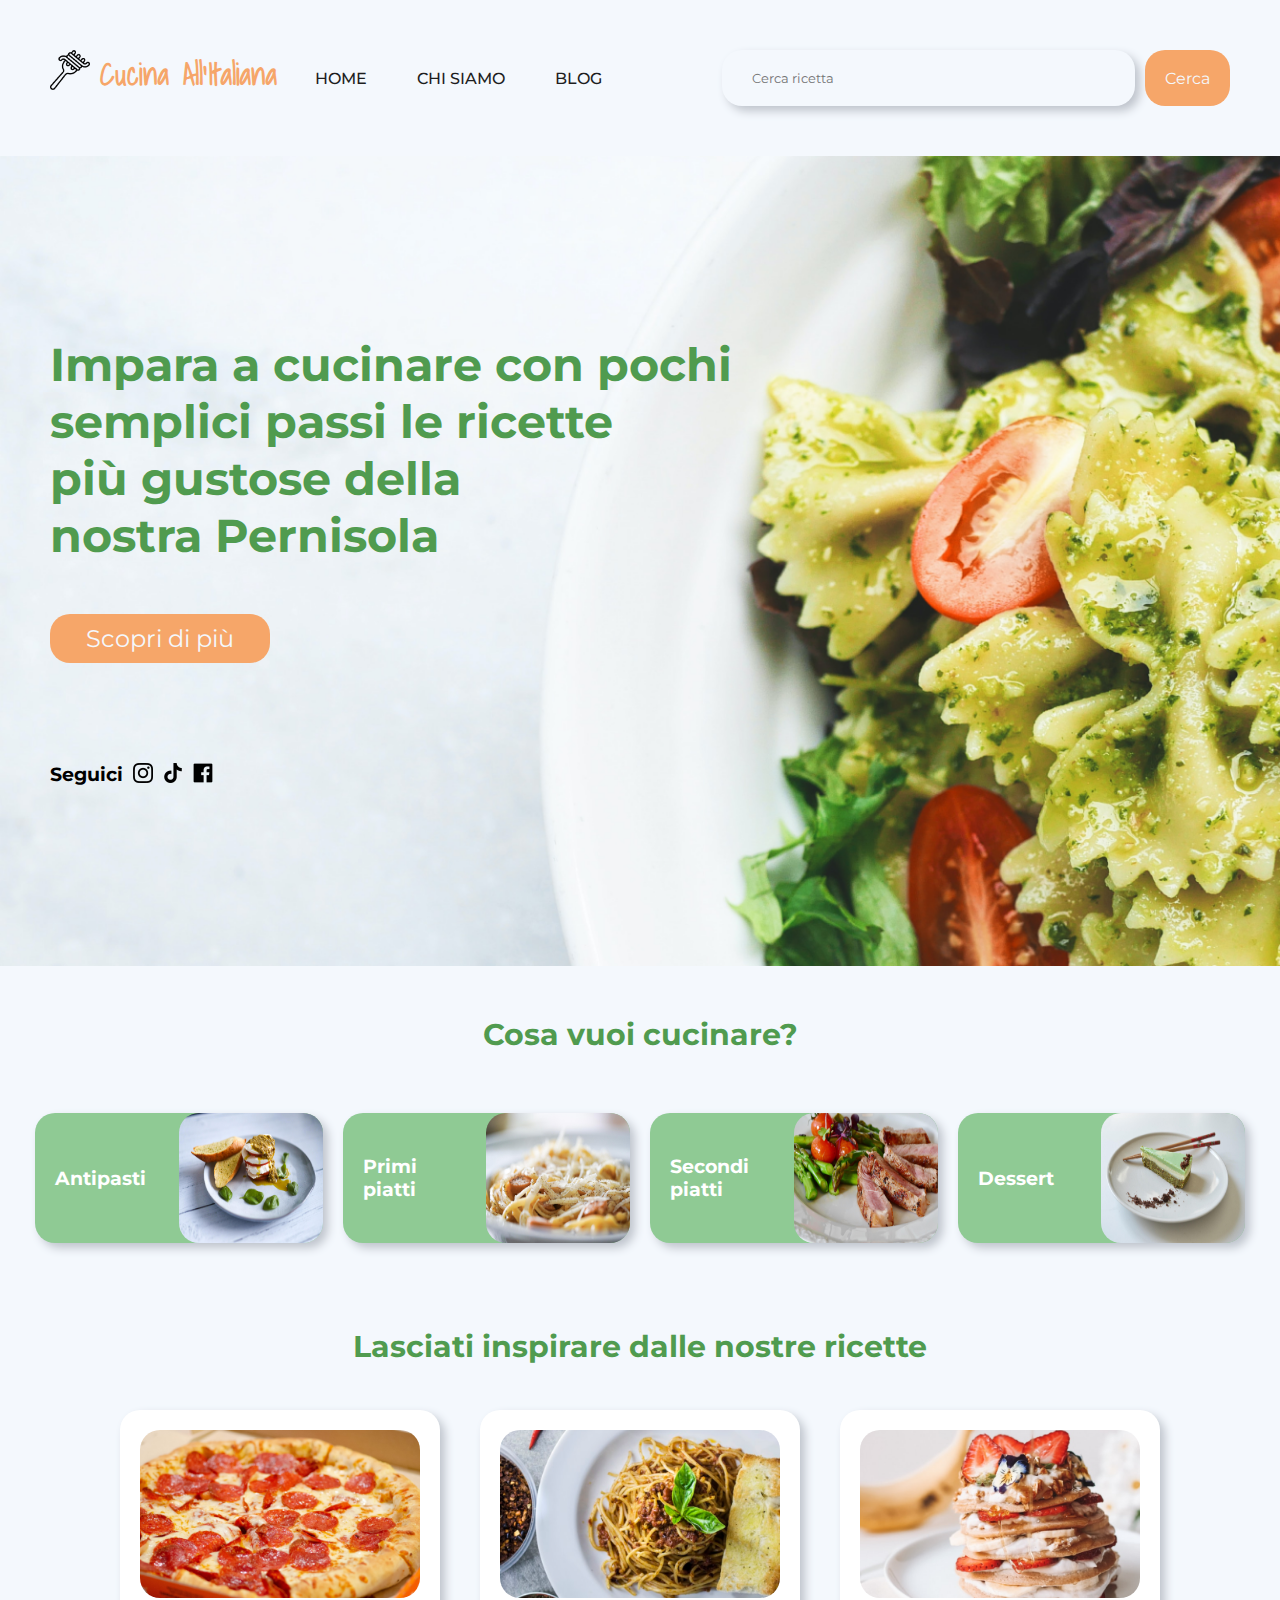
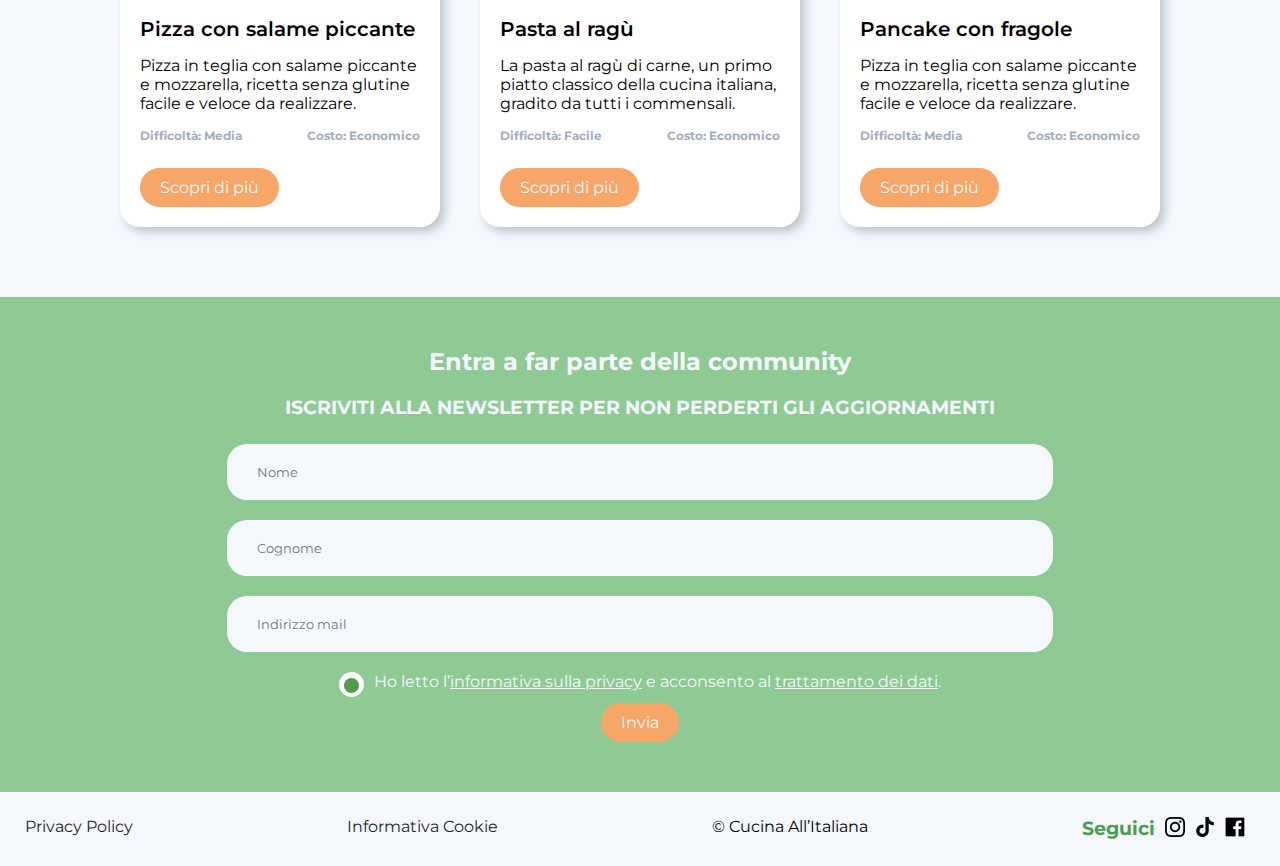
<file: index.html>
<!DOCTYPE html>
<html lang="en">

<head>
    <meta charset="UTF-8">
    <meta http-equiv="X-UA-Compatible" content="IE=edge">
    <meta name="viewport" content="width=device-width, initial-scale=1.0">
    <title>Ricette All'Italiana</title>
    <link rel="stylesheet" href="style.css">

    <link rel="preconnect" href="https://fonts.googleapis.com">
    <link rel="preconnect" href="https://fonts.gstatic.com" crossorigin>
    <link href="https://fonts.googleapis.com/css2?family=Montserrat:wght@300;400;500;700;900&display=swap" rel="stylesheet">
    <link href="https://fonts.googleapis.com/css2?family=Shadows+Into+Light&display=swap" rel="stylesheet">

</head>

<body>
    
    <!-- NAVBAR -->
    <nav>
        <div class="navbar">
            <div class="navbar_logo">
                <img src="img/logo.png" alt="Logo">
                <h1>Cucina All'Italiana</h1>
            </div>
            <ul class="navbar_menu">
                <li><a href="index.html">Home</a></li>
                <li><a href="chi-siamo.html">Chi siamo</a></li>
                <li><a href="blog.html">Blog</a></li>
            </ul>
            <form class="navbar_search">
                <input id="search" type="text" placeholder="Cerca ricetta" required>
                <button type="submit" class="btn btn_small btn_search">Cerca</button>
            </form>
        </div>
    </nav>

    <!-- HERO SECTION -->
    <section class="hero mbb">
        <div class="hero_container">
            <h2>Impara a cucinare con pochi <br> semplici passi le ricette <br> più gustose della <br> nostra Pernisola</h2>
            <button class="btn btn_big">Scopri di più</button>

            <div class="hero_social">
                <h3>Seguici</h3>
                <ul class="hero_social_icon">
                    <li><a href="#"><img src="img/instagram.png" alt="Instagram"></a></li>
                    <li><a href="#"><img src="img/tik-tok.png" alt="Tik Tok"></a></li>
                    <li><a href="#"><img src="img/facebook.png" alt="Facebook"></a></li>
                </ul>
            </div>
        </div>
    </section>


    <!-- CARDS SECTION -->
    <section class="cards">
        <h2 class="mbs tm">Cosa vuoi cucinare?</h2>
        <div class="cards_container mbb">
            
            <a href="#" class="card_link">
                <div class="card">
                    <h3>Antipasti</h3>
                    <img src="img/antipasti.jpg" alt="Antipasti">
                </div>
            </a>

            <a href="#" class="card_link">
                <div class="card">
                    <h3>Primi piatti</h3>
                    <img src="img/primi.jpg" alt="Primi piatti">
                </div>
            </a>

            <a href="#" class="card_link">
                <div class="card">
                    <h3>Secondi piatti</h3>
                    <img src="img/secondi.jpg" alt="Secondi piatti">
                </div>
            </a>
            
            <a href="#" class="card_link">
                <div class="card">
                    <h3>Dessert</h3>
                    <img src="img/dolci.jpg" alt="Dolci">
                </div>
            </a>

        </div>
    </section>

        <!-- BLOG SECTION -->
        <section class="articles">
            <h2 class="mbs tm">Lasciati inspirare dalle nostre ricette</h2>
            <div class="articles_container mbb">
                <div class="article">
                    <img src="img/pizza-salame.png" alt="Pizza con salame piccante">
                    <h3>Pizza con salame piccante</h3>
                    <p>Pizza in teglia con salame piccante e mozzarella, ricetta senza glutine facile e veloce da realizzare.</p>
                    <div class="article_info">
                        <h4>Difficoltà: Media</h4>
                        <h4>Costo: Economico</h4>
                    </div>
                    <button class="btn btn_small">Scopri di più</button>              
                </div>
        
                <div class="article">
                    <img src="img/pasta-ragu.png" alt="Pasta al ragù">
                    <h3>Pasta al ragù</h3>
                    <p>La pasta al ragù di carne, un primo piatto classico della cucina italiana, gradito da tutti i commensali.</p>
                    <div class="article_info">
                        <h4>Difficoltà: Facile</h4>
                        <h4>Costo: Economico</h4>
                    </div>
                    <button class="btn btn_small">Scopri di più</button>                    
                </div>

                <div class="article">
                    <img src="img/pancake-fragole.png" alt="Pancake con fragole">
                    <h3>Pancake con fragole</h3>
                    <p>Pizza in teglia con salame piccante e mozzarella, ricetta senza glutine facile e veloce da realizzare.</p>
                    <div class="article_info">
                        <h4>Difficoltà: Media</h4>
                        <h4>Costo: Economico</h4>
                    </div>
                    <button class="btn btn_small">Scopri di più</button>
                </div>

            </div>
        </section>

        <!-- NEWSLETTER SECTION -->
        <section class="newsletter">
            <div class="newsletter_container">
                <form>
                    <div class="form_container">
                        <h2>Entra a far parte della community</h2>
                        <h3>ISCRIVITI ALLA NEWSLETTER PER NON PERDERTI GLI AGGIORNAMENTI</h3>
                
                        <input type="text" placeholder="Nome" name="nome" id="nome" required>
                        <input type="text" placeholder="Cognome" name="cognome" id="cognome" required>
                        <input type="text" placeholder="Indirizzo mail" name="email" id="email" required>
                            
                        <label class="radio_container">Ho letto l’<a href="#">informativa sulla privacy</a> e acconsento al <a href="#">trattamento dei dati</a>.
                            <input type="radio" checked="checked" name="radio">
                            <span class="checkmark"></span>
                        </label>
                        
                        <button type="submit" class="btn btn_small">Invia</button>
                    </div>
                
                </form>
            </div>
        </section>

        <!-- FOOTER -->
        <footer>
            <div class="footer_container">
                <a href="#">Privacy Policy</a>
                <a href="#">Informativa Cookie</a>
                <p> &copy Cucina All’Italiana</p> 
                <div class="footer_social">
                    <h3>Seguici</h3>
                    <ul class="footer_social_icon">
                        <li><a href="#"><img src="img/instagram.png" alt="Instagram"></a></li>
                        <li><a href="#"><img src="img/tik-tok.png" alt="Tik Tok"></a></li>
                        <li><a href="#"><img src="img/facebook.png" alt="Facebook"></a></li>
                    </ul>
                </div>
            </div>
        </footer>

</body>

</html>
</file>
<file: style.css>
*{
    padding: 0;
    margin: 0; 
    box-sizing: border-box;
}

/*Helpers -------------------*/
body {font-family: 'Montserrat', sans-serif; background-color: #F4F8FD ;}

li {list-style-type: none;}

a {text-decoration: none; color: #1E1E1E;}
a:hover {color: #F6A669;}

.mbb {margin-bottom: 50px;}
.mbs {margin-bottom: 25px;}

.tm {font-size: 30px; color: #509B4F; text-align: center;}

.btn {
    background-color: #F6A669;
    color: #F4F8FD;
    border: none;
    border-radius: 20px;
    font-family: 'Montserrat', sans-serif;
    padding: 10px 20px;
    transition: transform .2s;
}

.btn:hover {transform: scale(1.05);}

.btn_big {width: 220px; font-size: 24px; }

.btn_small {font-size: 16px; }



/* navbar --------------------- */
.navbar {
    display: flex;
    justify-content: space-between;
    padding: 50px;
}

.navbar_logo {display: flex;}
.navbar_logo img {width: 40px; height: 40px;margin-right: 10px; }
.navbar_logo h1 {font-family: 'Shadows Into Light', cursive; font-size: 30px; color: #F6A669;}
.navbar_menu {display: flex; align-items: center; }
.navbar_menu li {padding: 0 25px; }
.navbar_menu li a {text-transform: uppercase; font-weight: 500;}
.navbar_search {display: flex; justify-content: end; width: 50%;}
#search {margin: 0; box-shadow: 5px 5px 10px 0px #bfc4cc;}
.btn_search {margin-left: 10px;}

/* Hero section --------------------*/
.hero_container {
    height: 90vh;
    padding: 50px;
    background-image: url(img/hero-img.png); 
    background-size: cover; 
    background-repeat: no-repeat;
    display: flex;
    flex-direction: column;
    justify-content: center;
}

.hero_container h2 {
    color: #509B4F;
    font-size: 46px;
    margin-bottom: 50px;
}

.hero_social {display: flex; margin-top: 100px; }
.hero_social h3 {margin-right: 10px;}
.hero_social_icon { display: flex; }
.hero_social_icon li { margin-right: 10px;}
.hero_social_icon li img {width: 20px;}



/* Cards --------------------*/
.cards_container {display: flex; justify-content: center; flex-wrap: wrap; padding: 25px;}
.card_link {width: 25%; transition: transform .2s;}
.card_link:hover {transform: scale(1.05);}

.card {
    height: 130px;
    display: flex; 
    justify-content: space-between; 
    align-items: center; 
    background: #8FCA94; 
    margin: 10px;
    border-radius: 20px;
    box-shadow: 5px 5px 10px 0px #bfc4cc;}

.card img {width: 50%; height: 100%; border-radius: 20px;}
.card h3 {color: #FFFFFF; padding: 20px;}


/* Articles --------------------*/
.articles_container { display: flex; justify-content: center; flex-wrap: wrap;}
.article {
    width: 25%; 
    background-color: #FFFFFF; 
    border-radius: 20px; 
    padding: 20px; 
    margin: 20px 20px; 
    box-shadow: 5px 5px 10px 0px #bfc4cc;

}
.article img {width: 100%; border-radius: 20px;}
.article h3 {font-size: 20px; font-weight: 600; margin: 15px 0;}
.article_info {display: flex; justify-content: space-between;color: #A5ADBB; font-size: 12px; margin: 15px 0 25px 0;}

/* Newsletter --------------------*/
.newsletter_container {
    height: auto;
    background-color: #8FCA94;
    padding: 50px;
}
.form_container {display: flex; flex-direction: column; align-items: center;}
.form_container h2,
.form_container h3 {
    text-align: center;
    color: #F4F8FD;
    margin-bottom: 25px;
}

.form_container h2 {
    font-size: 24px;
    margin-bottom: 20px;
}

input[type=text] {
    width: 70%;
    padding: 20px 30px;
    margin-bottom: 20px;
    border: none;
    border-radius: 20px;
    background: #F4F8FD;
    font-family: Montserrat, sans-serif;
}

input[type=text]:focus { background-color: #ccc; outline: none; }

.radio_container {
    display: block;
    position: relative;
    padding-left: 35px;
    margin-bottom: 12px;
    cursor: pointer;
    font-size: 22px;
    user-select: none;
    font-size: 16px;
    color: #F4F8FD;
}

.radio_container a {text-decoration:underline; color: #F4F8FD;} 

.radio_container input {position: absolute; opacity: 0; cursor: pointer; }

.checkmark {
    position: absolute;
    top: 0;
    left: 0;
    height: 25px;
    width: 25px;
    background-color: #eee;
    border-radius: 50%;
}

.radio_container:hover input~.checkmark { background-color: #ccc; }

.radio_container input:checked~.checkmark { background-color: #fff; }

.checkmark:after { content: ""; position: absolute; display: none; }

.radio_container input:checked~.checkmark:after {display: block; }

.radio_container .checkmark:after {
    top: 6px;
    left: 5px;
    width: 15px;
    height: 15px;
    border-radius: 50%;
    background: #509B4F;
}



/* Footer --------------------*/
.footer_container {display: flex;justify-content: space-between; padding:  25px 25px;}
.footer_social {display: flex;}
.footer_social_icon {display: flex;}
.footer_social h3 {margin-right: 10px; color: #509B4F;}
.footer_social_icon li {margin-right: 10px; }
.footer_social_icon li img {width: 20px; }





/*----------------------------------------------------------------------------------------------------------------
PAGE STYLE
----------------------------------------------------------------------------------------------------------------*/
.page_hero_container {height: auto; }
.page_hero_content {display: flex;}
.column_content {width: 50%; padding: 50px; display: flex; flex-direction: column; justify-content: center;}
.column_content img {width: 100%;}

















@media screen and (max-width: 992px) {
    /* Helpers--------------------*/
    .btn_big {
            width: 180px;
            font-size: 20px;
        }


    /* navbar --------------------- */
    .navbar {
    display: flex;
    flex-direction: column;
    align-items: center;
    padding: 0px;
    line-height: 80px;
}
    .navbar_logo {padding: 10px 25px;}
    .navbar_logo img {margin-right: 0px; }
    .navbar_menu li {padding: 0 25px; color: #eee; }
    .navbar_menu li a {color: #eee; font-weight: bold; }
        .navbar_menu {
            justify-content: center;
            width: 100%;
            background-color: #8FCA94;
            margin-bottom: 25px;
        }
    .navbar_search {width: 100%; padding: 10px 25px;}

    /* Hero section --------------------*/
    .hero_container {
        height: auto;
        background-position: revert;        
        flex-direction: column;
    }

    .hero_container h2 {
        font-size: 30px;
    }

    /* Cards --------------------*/
    .card_link {
        width: auto;
        max-width: 70%;
    }

    .card {
        height: auto;
    }

    /* Articles --------------------*/
    .article {
        width: auto;
        max-width: 60%;
        margin: 20px 40px;
    }

    /* Newsletter ----------------*/
    input[type=text] {
        width: 100%;
    }

    /* Footer --------------------*/
    .footer_container {
        flex-direction: column;
        align-items: center;
        line-height: 40px;
    }

    .footer_social {
        margin-top: 15px;
        justify-content: center;
    }

   
}
</file>
